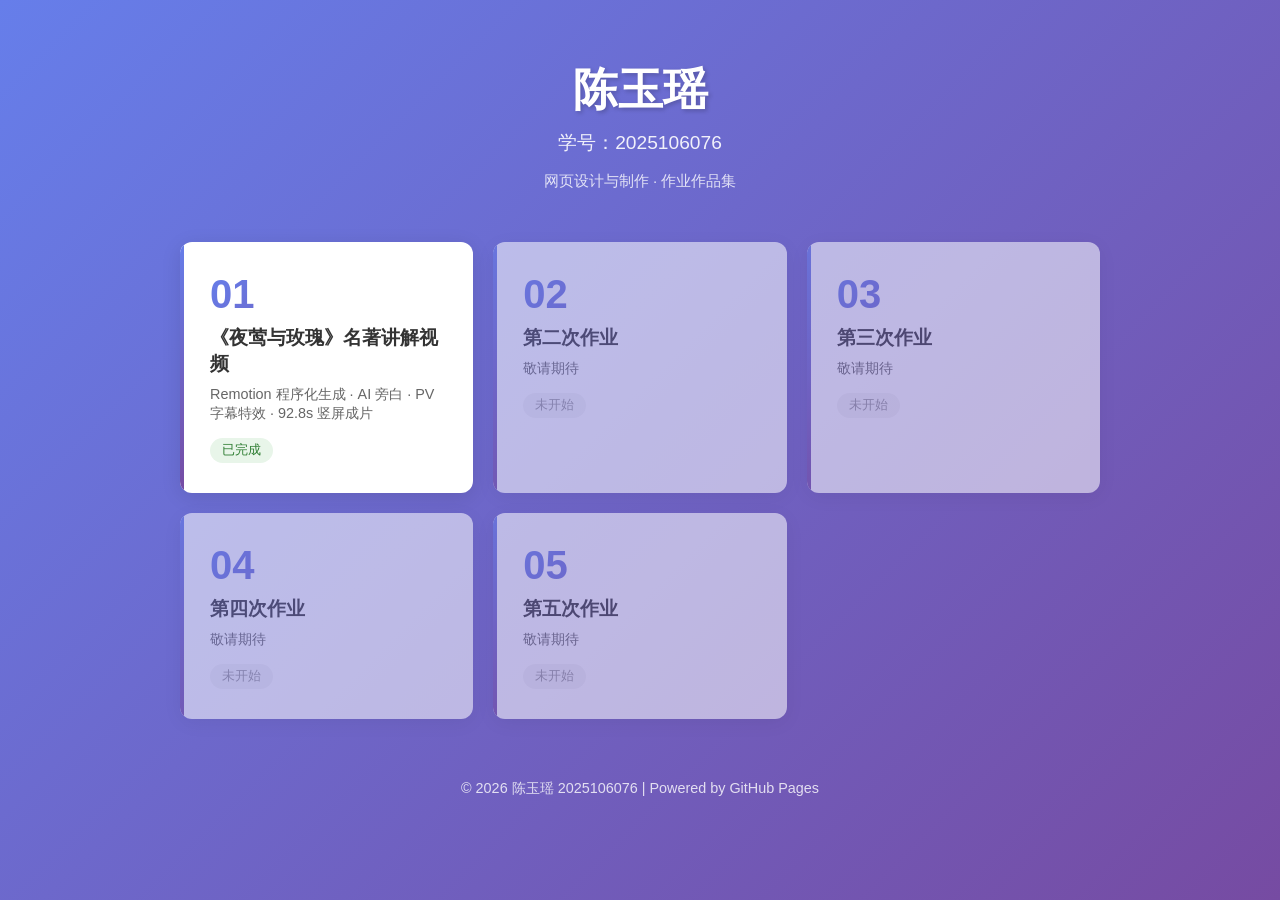
<file: index.html>
<!DOCTYPE html>
<html lang="zh-CN">
<head>
    <meta charset="UTF-8">
    <meta name="viewport" content="width=device-width, initial-scale=1.0">
    <title>陈玉瑶 2025106076 - 作业作品集</title>
    <style>
        * {
            margin: 0;
            padding: 0;
            box-sizing: border-box;
        }

        body {
            font-family: 'Microsoft YaHei', 'PingFang SC', sans-serif;
            background: linear-gradient(135deg, #667eea 0%, #764ba2 100%);
            min-height: 100vh;
            color: #333;
        }

        .container {
            max-width: 960px;
            margin: 0 auto;
            padding: 60px 20px;
        }

        header {
            text-align: center;
            color: #fff;
            margin-bottom: 50px;
        }

        header h1 {
            font-size: 2.8em;
            margin-bottom: 10px;
            text-shadow: 2px 2px 4px rgba(0,0,0,0.2);
        }

        header .student-id {
            font-size: 1.2em;
            opacity: 0.9;
        }

        header .course {
            margin-top: 15px;
            font-size: 0.95em;
            opacity: 0.8;
        }

        .assignments {
            display: grid;
            grid-template-columns: repeat(auto-fit, minmax(280px, 1fr));
            gap: 20px;
            margin-bottom: 40px;
        }

        .assignment-card {
            background: #fff;
            border-radius: 12px;
            padding: 30px;
            text-decoration: none;
            color: #333;
            box-shadow: 0 4px 20px rgba(0,0,0,0.1);
            transition: transform 0.3s ease, box-shadow 0.3s ease;
            position: relative;
            overflow: hidden;
        }

        .assignment-card::before {
            content: '';
            position: absolute;
            top: 0;
            left: 0;
            width: 4px;
            height: 100%;
            background: linear-gradient(135deg, #667eea, #764ba2);
        }

        .assignment-card:hover {
            transform: translateY(-4px);
            box-shadow: 0 8px 30px rgba(0,0,0,0.15);
        }

        .assignment-card.disabled {
            opacity: 0.55;
            cursor: not-allowed;
        }

        .assignment-card.disabled:hover {
            transform: none;
            box-shadow: 0 4px 20px rgba(0,0,0,0.1);
        }

        .assignment-number {
            font-size: 2.5em;
            font-weight: bold;
            background: linear-gradient(135deg, #667eea, #764ba2);
            -webkit-background-clip: text;
            -webkit-text-fill-color: transparent;
            background-clip: text;
            margin-bottom: 8px;
        }

        .assignment-title {
            font-size: 1.2em;
            font-weight: 600;
            margin-bottom: 8px;
        }

        .assignment-desc {
            font-size: 0.9em;
            color: #666;
            margin-bottom: 15px;
        }

        .assignment-status {
            display: inline-block;
            padding: 4px 12px;
            border-radius: 20px;
            font-size: 0.8em;
        }

        .status-done {
            background: #e8f5e9;
            color: #2e7d32;
        }

        .status-pending {
            background: #f5f5f5;
            color: #999;
        }

        footer {
            text-align: center;
            color: #fff;
            padding: 20px 0;
            font-size: 0.9em;
            opacity: 0.8;
        }

        @media (max-width: 600px) {
            header h1 {
                font-size: 2em;
            }
            .assignments {
                grid-template-columns: 1fr;
            }
        }
    </style>
</head>
<body>
    <div class="container">
        <header>
            <h1>陈玉瑶</h1>
            <p class="student-id">学号：2025106076</p>
            <p class="course">网页设计与制作 · 作业作品集</p>
        </header>

        <div class="assignments">
            <a href="Assignment1/index.html" class="assignment-card">
                <div class="assignment-number">01</div>
                <div class="assignment-title">《夜莺与玫瑰》名著讲解视频</div>
                <div class="assignment-desc">Remotion 程序化生成 · AI 旁白 · PV 字幕特效 · 92.8s 竖屏成片</div>
                <span class="assignment-status status-done">已完成</span>
            </a>

            <div class="assignment-card disabled">
                <div class="assignment-number">02</div>
                <div class="assignment-title">第二次作业</div>
                <div class="assignment-desc">敬请期待</div>
                <span class="assignment-status status-pending">未开始</span>
            </div>

            <div class="assignment-card disabled">
                <div class="assignment-number">03</div>
                <div class="assignment-title">第三次作业</div>
                <div class="assignment-desc">敬请期待</div>
                <span class="assignment-status status-pending">未开始</span>
            </div>

            <div class="assignment-card disabled">
                <div class="assignment-number">04</div>
                <div class="assignment-title">第四次作业</div>
                <div class="assignment-desc">敬请期待</div>
                <span class="assignment-status status-pending">未开始</span>
            </div>

            <div class="assignment-card disabled">
                <div class="assignment-number">05</div>
                <div class="assignment-title">第五次作业</div>
                <div class="assignment-desc">敬请期待</div>
                <span class="assignment-status status-pending">未开始</span>
            </div>
        </div>

        <footer>
            <p>© 2026 陈玉瑶 2025106076 | Powered by GitHub Pages</p>
        </footer>
    </div>
</body>
</html>
</file>
